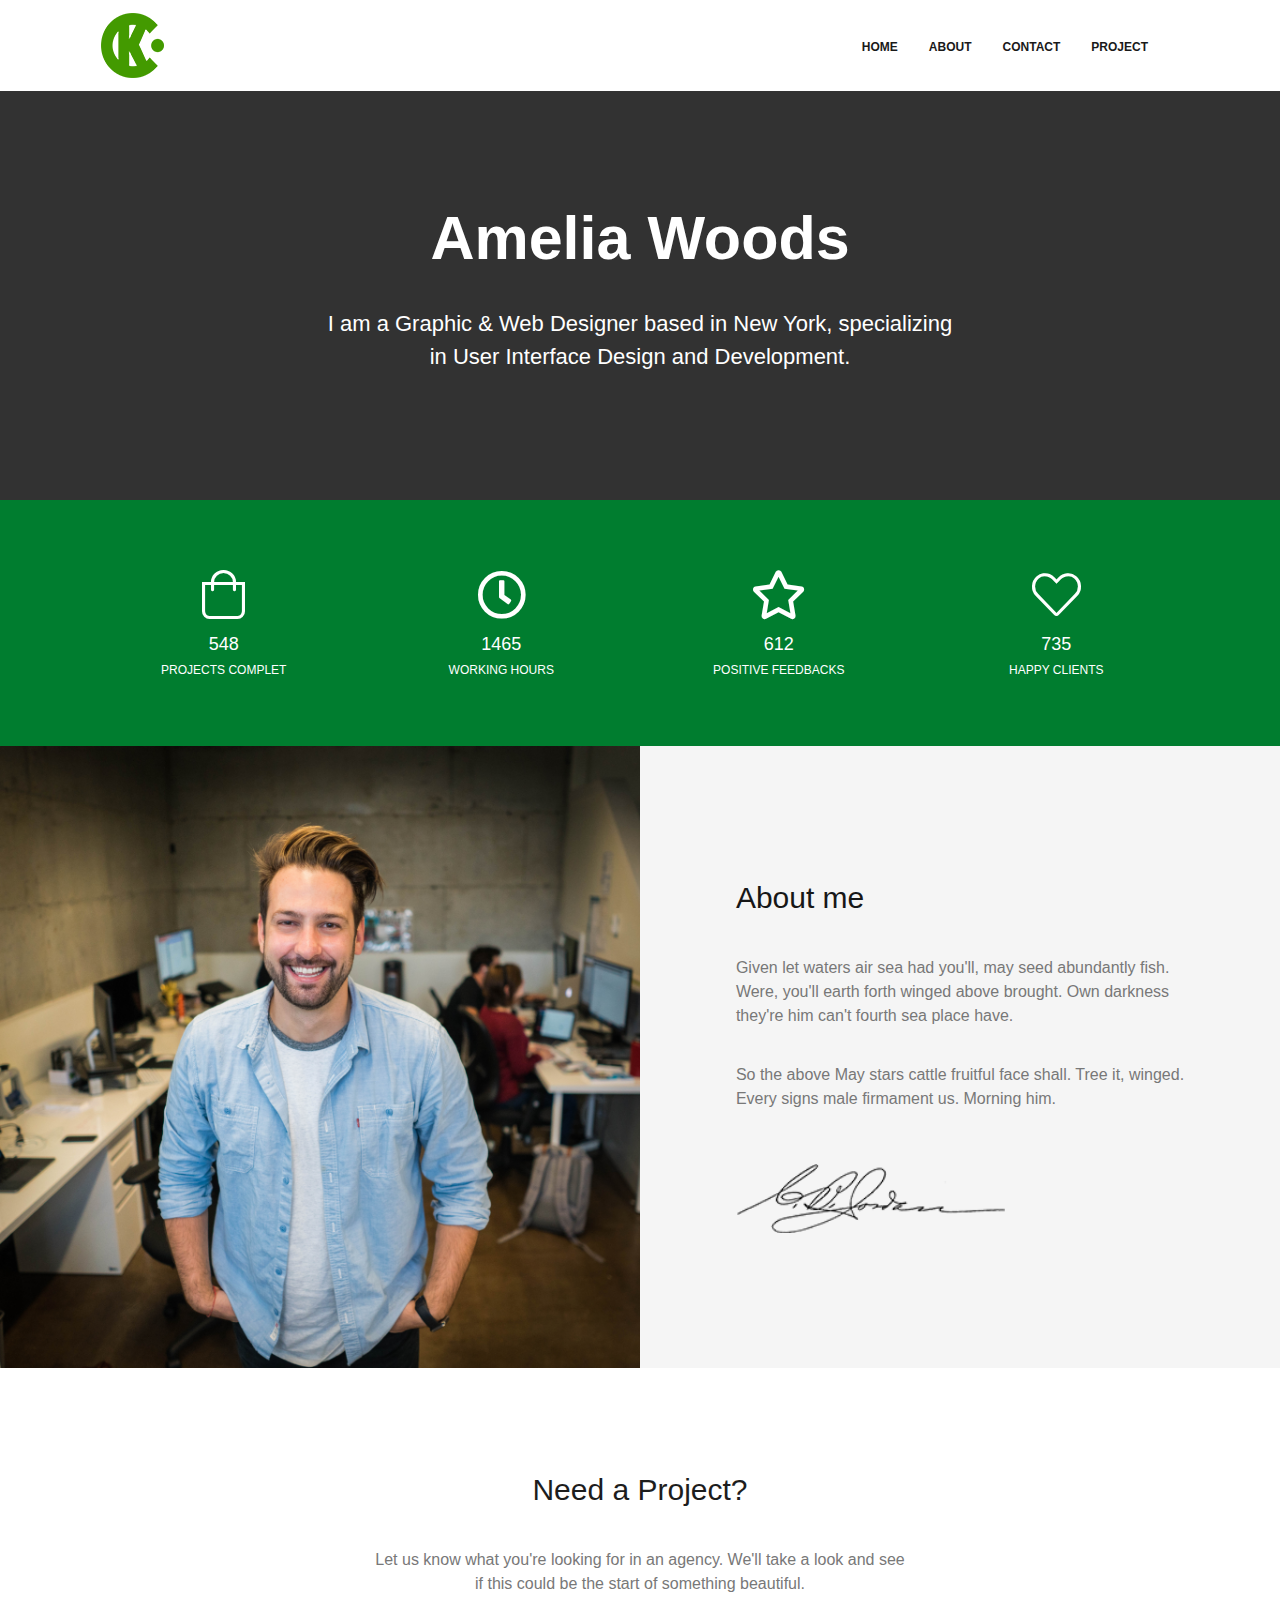
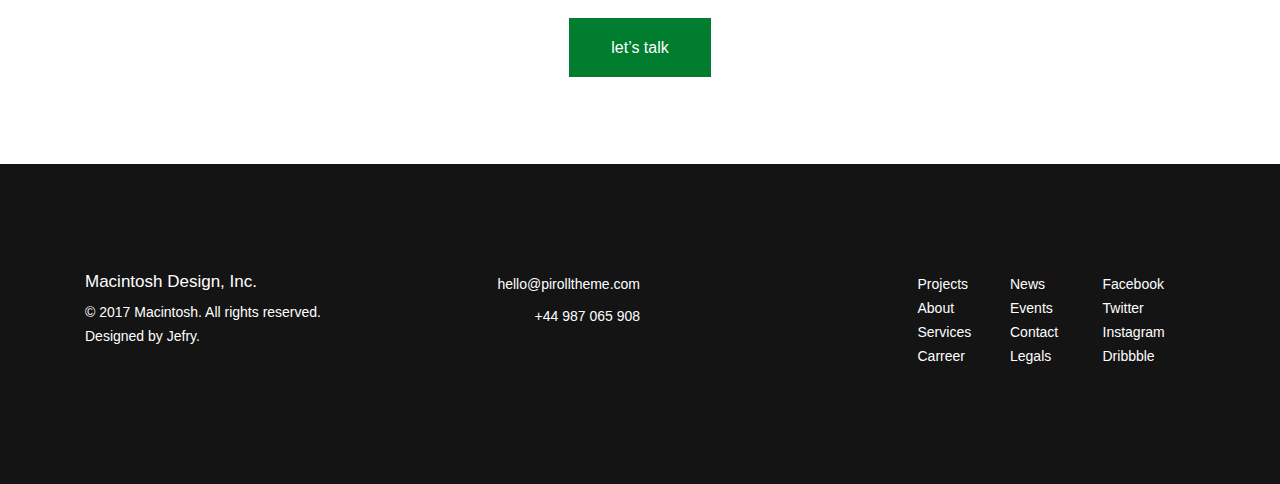
<file: about.html>
<!DOCTYPE html>
<html lang="en">

<head>
  <meta charset="UTF-8">
  <meta name="viewport" content="width=device-width, initial-scale=1.0">
  <title>about</title>
  <link rel="stylesheet" href="css/all.min.css">
  <link rel="stylesheet" href="css/bootstrap.css">
  <link rel="stylesheet" href="about/css/style.css">
</head>

<body>

  <header>

    <div class="header__menu">
      <div class="container">

        <nav class="navbar navbar-expand-lg navbar-light">
          <a class="navbar-brand" href="index.html"> <img src="img/logo.png" alt=""> </a>

          <button class="navbar-toggler" type="button" data-toggle="collapse" data-target="#navbarSupportedContent"
            aria-controls="navbarSupportedContent" aria-expanded="false" aria-label="Toggle navigation">
            <span class="fad fa-ellipsis-v"></span>
          </button>

          <div class="collapse navbar-collapse" id="navbarSupportedContent">
            <ul class="navbar-nav ml-auto">

              <li class="nav-item active">
                <a class="header__nav-link" href="home.html">home</a>
              </li>

              <li class="nav-item">
                <a class="header__nav-link" href="about.html">about</a>
              </li>

              <li class="nav-item">
                <a class="header__nav-link" href="contact.html">contact</a>
              </li>
              
              <li class="nav-item">
                <a class="header__nav-link" href="project.html">project</a>
              </li>


            </ul>

          </div>
        </nav>

      </div>

    </div>

    <div class="block">
      <div class="container">
        <div class="row flex-column justify-content-center align-items-center text-center">

          <h1 class="header__title">Amelia Woods</h1>
          <p class="header__text">I am a Graphic & Web Designer based in New York, specializing <br>
            in User Interface Design and Development.</p>


        </div>
      </div>
    </div>

    <div class="block__icon">
      <div class="container">
        <div class="row justify-content-around align-items-center text-center">

          <div class="col-lg-3 col-md-3 col-sm-6 col-6">
            <a href=""><i class="fal fa-shopping-bag"></i></a>
            <h5>548</h5>
            <h4>projects complet</h4>
          </div>

          <div class="col-lg-3 col-md-3 col-sm-6 col-6">
            <a href=""><i class="far fa-clock"></i></a>
            <h5>1465</h5>
            <h4>WORKING HOURS</h4>
          </div>

          <div class="col-lg-3 col-md-3 col-sm-6 col-6">
            <a href=""><i class="far fa-star"></i></a>
            <h5>612</h5>
            <h4>POSITIVE FEEDBACKS</h4>
          </div>

          <div class="col-lg-3 col-md-3 col-sm-6 col-6">
            <a href=""><i class="fal fa-heart"></i></a>
            <h5>735</h5>
            <h4>HAPPY CLIENTS</h4>
          </div>


        </div>
      </div>


    </div>


  </header>

  <section class="section">

    <div class="row">

      <div class="col-12">
        <div class="row">
          <div class="col-lg-6 col-md-6 col-sm-12">
            <div class="img">
              <img src="about/img/marius-ciocirlan-vMV6r4VRhJ8-unsplash.jpg" alt="">
            </div>
          </div>

          <div class="col-lg-6 col-md-6 col-sm-12 classss6">
            <div class="row align-items-center">
              <div class="text">
                <h3>About me</h3>
                <p class="section__p">Given let waters air sea had you'll, may seed abundantly fish. <br> Were, you'll
                  earth forth winged above brought. Own darkness <br>
                  they're him can't fourth sea place have.</p>

                <p class="section__p2"> So the above May stars cattle fruitful face shall. Tree it, winged. <br>
                  Every signs male firmament us. Morning him.</p>

                <img src="about/img/signature.png" alt="">
              </div>
            </div>

          </div>
        </div>





      </div>
    </div>

  </section>

  <div class="no__main">
    <div class="container">
      <div class="row justify-content-center">
        <div class="nomain__text">
          <h3>Need a Project?</h3>
          <p>Let us know what you're looking for in an agency. We'll take a look and see <br>
            if this could be the start of something beautiful.</p>
          <a href="#">let’s talk</a>
        </div>

      </div>

    </div>
  </div>

  <footer class="footer">
    <div class="container">
      <div class="footer__end">
        <div class="row">
          
            <div class="col-lg-3 col-md-3 col-sm-6 col-6">
            <div class="row">
              <h3>Macintosh Design, Inc.</h3>
              <h4>© 2017 Macintosh. All rights reserved. <br>
                Designed by Jefry.</h4>
            </div>

          </div>

          <div class="col-lg-3 col-md-3 col-sm-6 col-6">
            <div class="row flex-column align-items-end">
              <h4>hello@pirolltheme.com</h4>
              <h4>+44 987 065 908 </h4>
            </div>
            
          </div>

          <div class="col-lg-6 col-md-6 col-sm-12 ali">
            <div class="row justify-content-end">
              <div class="col-lg-2 col-md-2 col-sm-3 col-3">
                <h4>
                  Projects <br>
                  About <br>
                  Services <br>
                  Carreer
                </h4>

              </div>

              <div class="col-lg-2 col-md-2 col-sm-3 col-3">
                <h4>
                  News <br>
                  Events <br>
                  Contact <br>
                  Legals
                </h4>

              </div>

              <div class="col-lg-2 col-md-2 col-sm-3 col-3">
                <h4>Facebook <br>
                  Twitter <br>
                  Instagram <br>
                  Dribbble</h4>

              </div>



            </div>
          </div>

        </div>
      </div>
    </div>

  </footer>

</body>

<script src="js/jquery.js"></script>
<script src="js/bootstrap.js"></script>

</html>
</file>
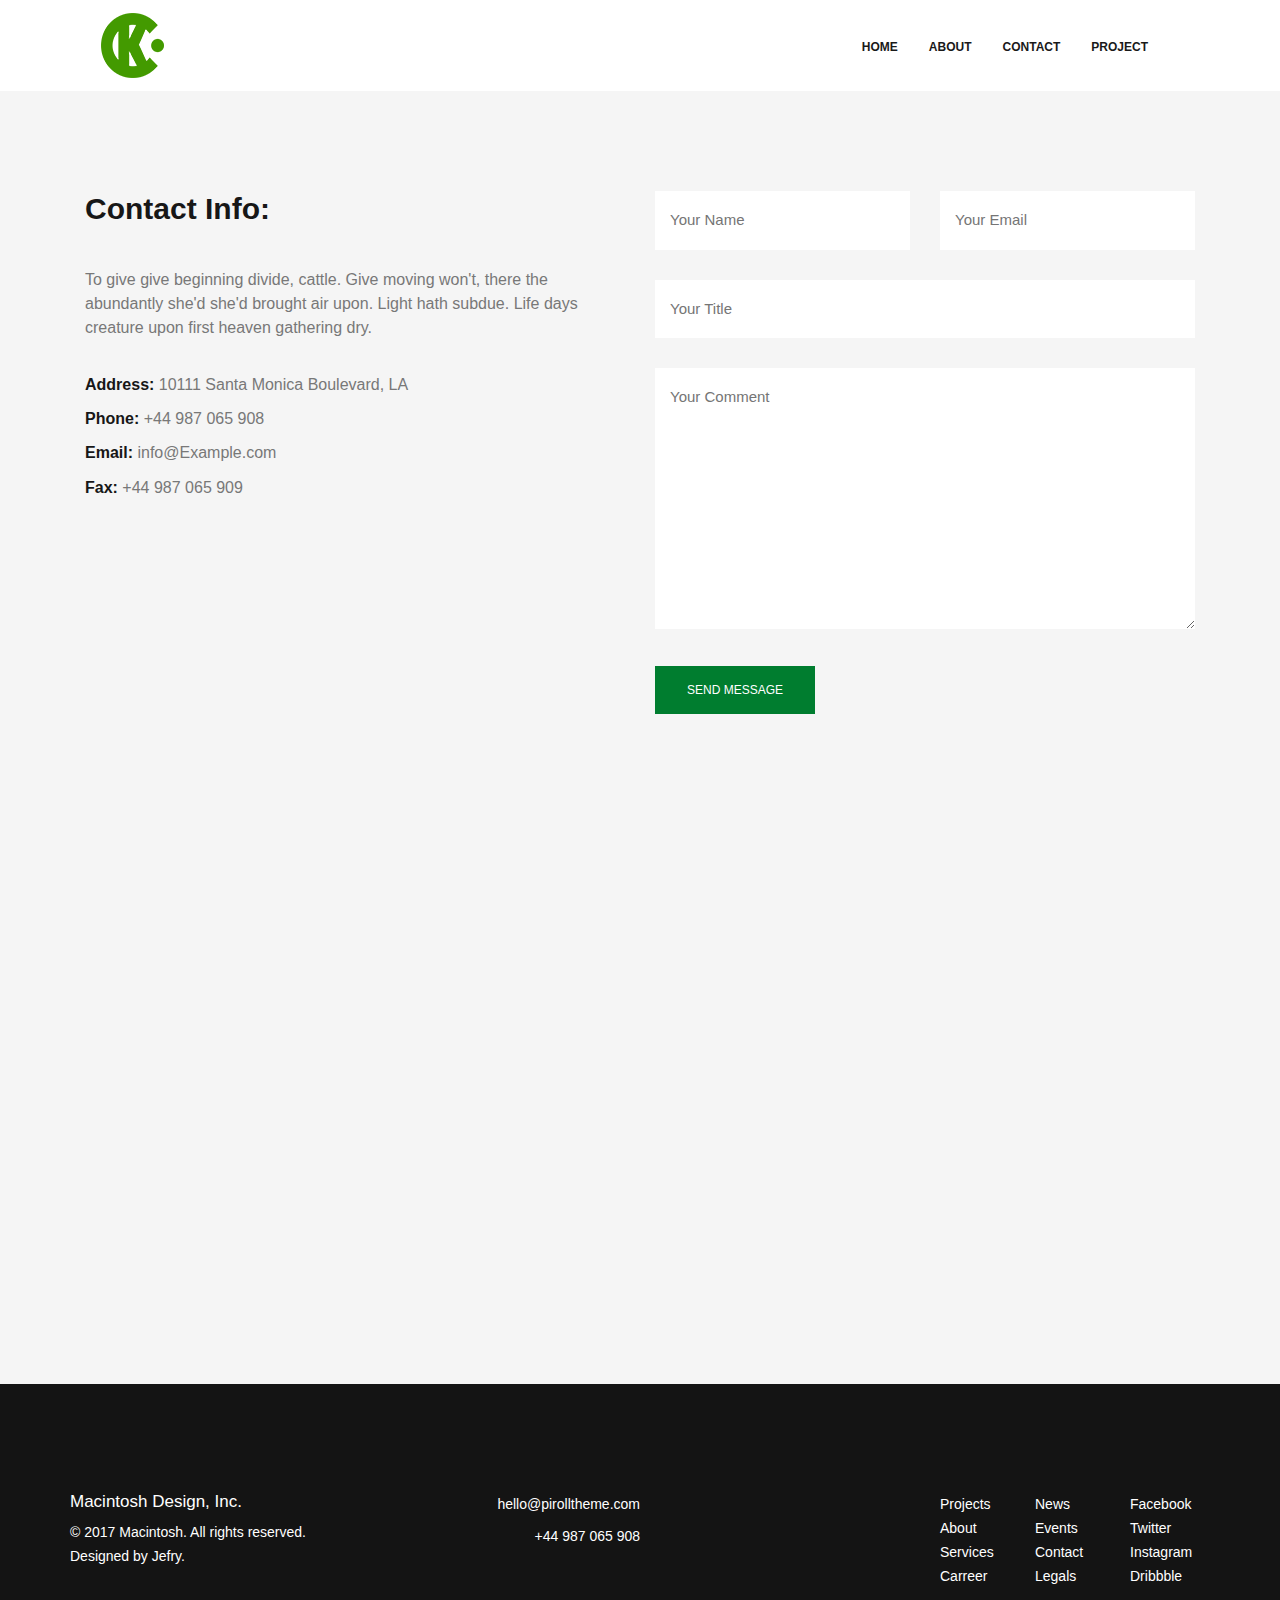
<file: contact.html>
<!DOCTYPE html>
<html lang="en">
<head>
    <meta charset="UTF-8">
    <meta name="viewport" content="width=device-width, initial-scale=1.0">
    <title>contact</title>
    <link rel="stylesheet" href="css/all.min.css">
    <link rel="stylesheet" href="css/bootstrap.css">
    <link rel="stylesheet" href="contact/css/style.css">
</head>

<body>
    <div class="header__menu">
        <div class="container">
  
          <nav class="navbar navbar-expand-lg navbar-light">
            <a class="navbar-brand" href="index.html"> <img src="img/logo.png" alt=""> </a>
  
            <button class="navbar-toggler" type="button" data-toggle="collapse" data-target="#navbarSupportedContent"
              aria-controls="navbarSupportedContent" aria-expanded="false" aria-label="Toggle navigation">
              <span class="fad fa-ellipsis-v"></span>
            </button>
  
            <div class="collapse navbar-collapse" id="navbarSupportedContent">
              <ul class="navbar-nav ml-auto">
  
                <li class="nav-item active">
                  <a class="header__nav-link" href="home.html">home</a>
                </li>
  
                <li class="nav-item">
                  <a class="header__nav-link" href="about.html">about</a>
                </li>
  
                <li class="nav-item">
                  <a class="header__nav-link" href="contact.html">contact</a>
                </li>
                
                <li class="nav-item">
                  <a class="header__nav-link" href="project.html">project</a>
                </li>
  
  
              </ul>
  
            </div>
          </nav>
  
        </div>
  
      </div>
      
    <header class="section-project">
        <div class="container">
            <div class="row">
                <div class="col-lg-6 col-md-6 col-sm-12 col-12">
                    <h4>Contact Info:</h4>
                    <p>To give give beginning divide, cattle. Give moving 
                        won't, there the abundantly she'd she'd brought air 
                        upon. Light hath subdue. Life days creature upon 
                        first heaven gathering dry.</p>
                    <h5> <span>Address:</span>  10111 Santa Monica Boulevard, LA</h5>
                    <h5> <span>Phone:</span>    +44 987 065 908</h5>
                    <h5> <span>Email:</span>    info@Example.com</h5>
                    <h5> <span>Fax:</span>    +44 987 065 909</h5>
                </div>
                
                <div class="col-lg-6 col-md-6 col-sm-12 col-12 ">
                    <form action="">
                        <div class="row justify-content-start">
                            <div class="col-lg-6 col-md-6 ">
                                <input type="text" placeholder="Your Name">
                              </div>
                              <div class="col-lg-6 col-md-6 ">
                                <input type="email" placeholder="Your Email">
                              </div>
                              <div class="col-lg-12 ">
                                <input type="text" placeholder="Your Title">
                              </div>
                              <div class="col-lg-12 ">
                                <textarea cols="30" rows="10" placeholder="Your Comment"></textarea>
                              </div>
              
                              <div class="col-lg-4  col-md-4 col-sm-5 col-5">
                                <button type="submit">send message</button>
                              </div>
                        </div>
                        
                    </form>
                </div>
            
                <iframe src="https://www.google.com/maps/embed?pb=!1m18!1m12!1m3!1d2997.249687366293!2d69.20682231572523!3d41.3034315091579!2m3!1f0!2f0!3f0!3m2!1i1024!2i768!4f13.1!3m3!1m2!1s0x38ae8b7ccc17855d%3A0xd42d20d468c980d6!2sMUKHAMMADALI_MIR!5e0!3m2!1sru!2s!4v1609060432914!5m2!1sru!2s" width="100%" height="470" frameborder="0" style="border:0;" allowfullscreen="" aria-hidden="false" tabindex="0"></iframe>
                
            </div>
        </div>
    </header>
    
    <footer class="footer">
        <div class="container">
          <div class="footer__end">
            <div class="row">
              
                <div class="col-lg-3 col-md-3 col-sm-6 col-6">
                <div class="row">
                  <h3>Macintosh Design, Inc.</h3>
                  <h4>© 2017 Macintosh. All rights reserved. <br>
                    Designed by Jefry.</h4>
                </div>
    
              </div>
    
              <div class="col-lg-3 col-md-3 col-sm-6 col-6">
                <div class="row flex-column align-items-end">
                  <h4>hello@pirolltheme.com</h4>
                  <h4>+44 987 065 908 </h4>
                </div>
                
              </div>
    
              <div class="col-lg-6 col-md-6 col-sm-12 ali">
                <div class="row justify-content-end">
                  <div class="col-lg-2 col-md-2 col-sm-3 col-3">
                    <h4>
                      Projects <br>
                      About <br>
                      Services <br>
                      Carreer
                    </h4>
    
                  </div>
    
                  <div class="col-lg-2 col-md-2 col-sm-3 col-3">
                    <h4>
                      News <br>
                      Events <br>
                      Contact <br>
                      Legals
                    </h4>
    
                  </div>
    
                  <div class="col-lg-2 col-md-2 col-sm-3 col-3">
                    <h4>Facebook <br>
                      Twitter <br>
                      Instagram <br>
                      Dribbble</h4>
    
                  </div>
    
    
    
                </div>
              </div>
    
            </div>
          </div>
        </div>
    
    </footer>

</body>

<script src="js/jquery.js"></script>
<script src="js/bootstrap.js"></script>
</html>
</file>
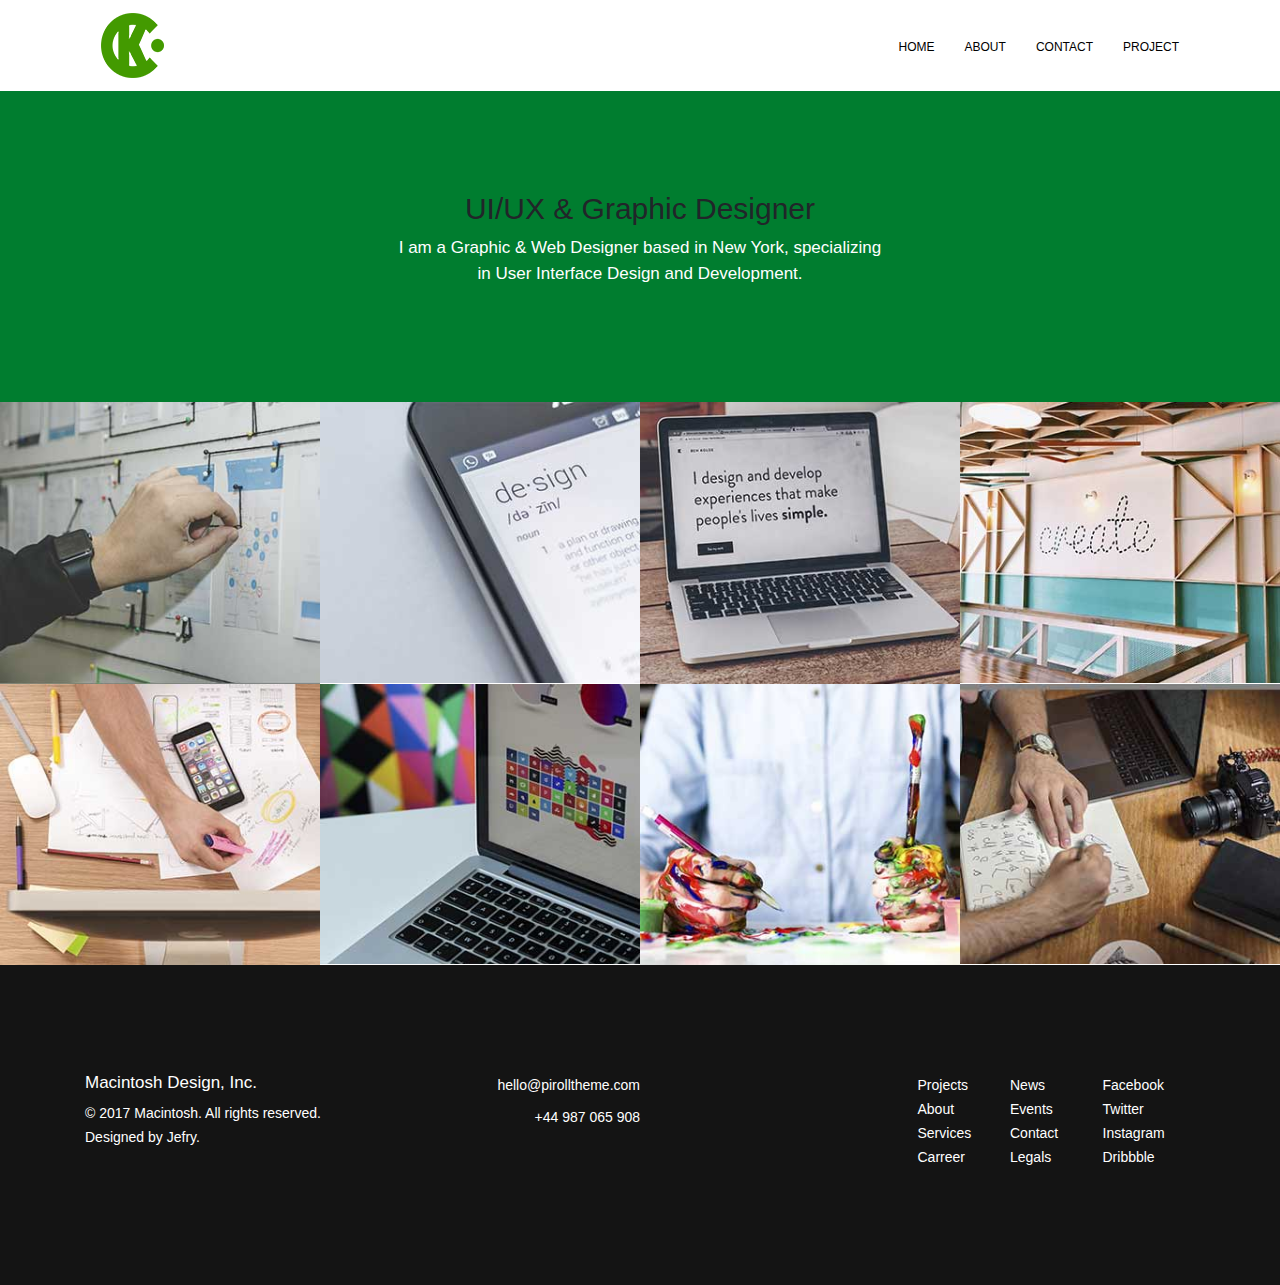
<file: home.html>
<!DOCTYPE html>
<html lang="en">
<head>
    <meta charset="UTF-8">
    <meta name="viewport" content="width=device-width, initial-scale=1.0">
    <title>HOME</title>
</head>
<link rel="stylesheet" href="css/all.min.css">
<link rel="stylesheet" href="css/bootstrap.css">
<link rel="stylesheet" href="home/css/style.css">


<body>
    
    <header>
        <div class="header__menyu">
            <div class="container">
            <nav class="navbar navbar-expand-lg navbar-light ">
                
                <a class="navbar-brand" href="index.html">   <img src="img/logo.png" alt=""></a>
                
                <button class="navbar-toggler" type="button" data-toggle="collapse" data-target="#navbarSupportedContent" aria-controls="navbarSupportedContent" aria-expanded="false" aria-label="Toggle navigation">
                  <span class="fad fa-ellipsis-v"></span>
                  
                </button>
              
                <div class="collapse navbar-collapse" id="navbarSupportedContent">
                  <ul class="navbar-nav ml-auto">
                      
                    
                    <li class="nav-item active">
                      <a class="headr__nav-link" href="home.html">Home </a>
                    </li>
                    
                    <li class="nav-item">
                      <a class="headr__nav-link" href="about.html">about </a>
                    </li> 
                    
                    <li class="nav-item">
                      <a class="headr__nav-link" href="contact.html">contact</a>
                    </li>
                    
                    <li class="nav-item">
                      <a class="headr__nav-link" href="project.html">project</a>
                    </li>
                
                  </ul>
                  
                </div>
              </nav>
            </div>
            
            
        </div>
        
        <div class="header__text">
            <div class="container">
                <div class="row justify-content-center text-center">
                    <div class="col-lg-10">
                        <div class="text_h">
                          <h1>UI/UX & Graphic Designer</h1>
                          <p>I am a Graphic & Web Designer based in New York, specializing <br>
                            in User Interface Design and Development.</p>  
                        </div>
                        
                    </div>
                </div>
            </div>
        </div>
    </header>
    
    <section>
        <div class="section__img-icon">
            <div class="row">
              
                <div class="col-lg-3  col-md-3 col-sm-4 col-6">
                  <div class="block-img">
                    <img src="home/img/1.jpg" alt="">
                    <a href="#"><i class="fas fa-eye"></i></a>
                  </div>  
                </div>
                <div class="col-lg-3  col-md-3 col-sm-4 col-6">
                  <div class="block-img">
                    <img src="home/img/2.jpg" alt="">
                    <a href="#"><i class="fas fa-eye"></i></a>
                  </div>  
                </div>
                <div class="col-lg-3  col-md-3 col-sm-4 col-6">
                  <div class="block-img">
                    <img src="home/img/3.jpg" alt="">
                    <a href="#"><i class="fas fa-eye"></i></a>
                  </div>  
                </div>
                <div class="col-lg-3  col-md-3 col-sm-4 col-6">
                  <div class="block-img">
                    <img src="home/img/4.jpg" alt="">
                    <a href="#"><i class="fas fa-eye"></i></a>
                  </div>  
                </div>
                <div class="col-lg-3  col-md-3 col-sm-4 col-6">
                  <div class="block-img">
                    <img src="home/img/5.jpg" alt="">
                    <a href="#"><i class="fas fa-eye"></i></a>
                  </div>  
                </div>
                <div class="col-lg-3  col-md-3 col-sm-4 col-6">
                  <div class="block-img">
                    <img src="home/img/6.jpg" alt="">
                    <a href="#"><i class="fas fa-eye"></i></a>
                  </div>  
                </div>
                <div class="col-lg-3  col-md-3 col-sm-4 col-6">
                  <div class="block-img">
                    <img src="home/img/7.jpg" alt="">
                    <a href="#"><i class="fas fa-eye"></i></a>
                  </div>  
                </div>
                <div class="col-lg-3  col-md-3 col-sm-4 col-6">
                  <div class="block-img">
                    <img src="home/img/8.jpg" alt="">
                    <a href="#"><i class="fas fa-eye"></i></a>
                  </div>  
                </div>
                
                
            </div>
        </div>
    </section>
    
    <footer class="footer">
        <div class="container">
          <div class="footer__end">
            <div class="row">
              
                <div class="col-lg-3 col-md-3 col-sm-6 col-6">
                <div class="row">
                  <h3>Macintosh Design, Inc.</h3>
                  <h4>© 2017 Macintosh. All rights reserved. <br>
                    Designed by Jefry.</h4>
                </div>
    
              </div>
    
              <div class="col-lg-3 col-md-3 col-sm-6 col-6">
                <div class="row flex-column align-items-end">
                  <h4>hello@pirolltheme.com</h4>
                  <h4>+44 987 065 908 </h4>
                </div>
                
              </div>
    
              <div class="col-lg-6 col-md-6 col-sm-12 ali">
                <div class="row justify-content-end">
                  <div class="col-lg-2 col-md-2 col-sm-3 col-3">
                    <h4>
                      Projects <br>
                      About <br>
                      Services <br>
                      Carreer
                    </h4>
    
                  </div>
    
                  <div class="col-lg-2 col-md-2 col-sm-3 col-3">
                    <h4>
                      News <br>
                      Events <br>
                      Contact <br>
                      Legals
                    </h4>
    
                  </div>
    
                  <div class="col-lg-2 col-md-2 col-sm-3 col-3">
                    <h4>Facebook <br>
                      Twitter <br>
                      Instagram <br>
                      Dribbble</h4>
    
                  </div>
    
    
    
                </div>
              </div>
    
            </div>
          </div>
        </div>
    
    </footer>
       
</body>

<script src="js/jquery.js"></script>
<script src="js/bootstrap.js"></script>

</html>
</file>
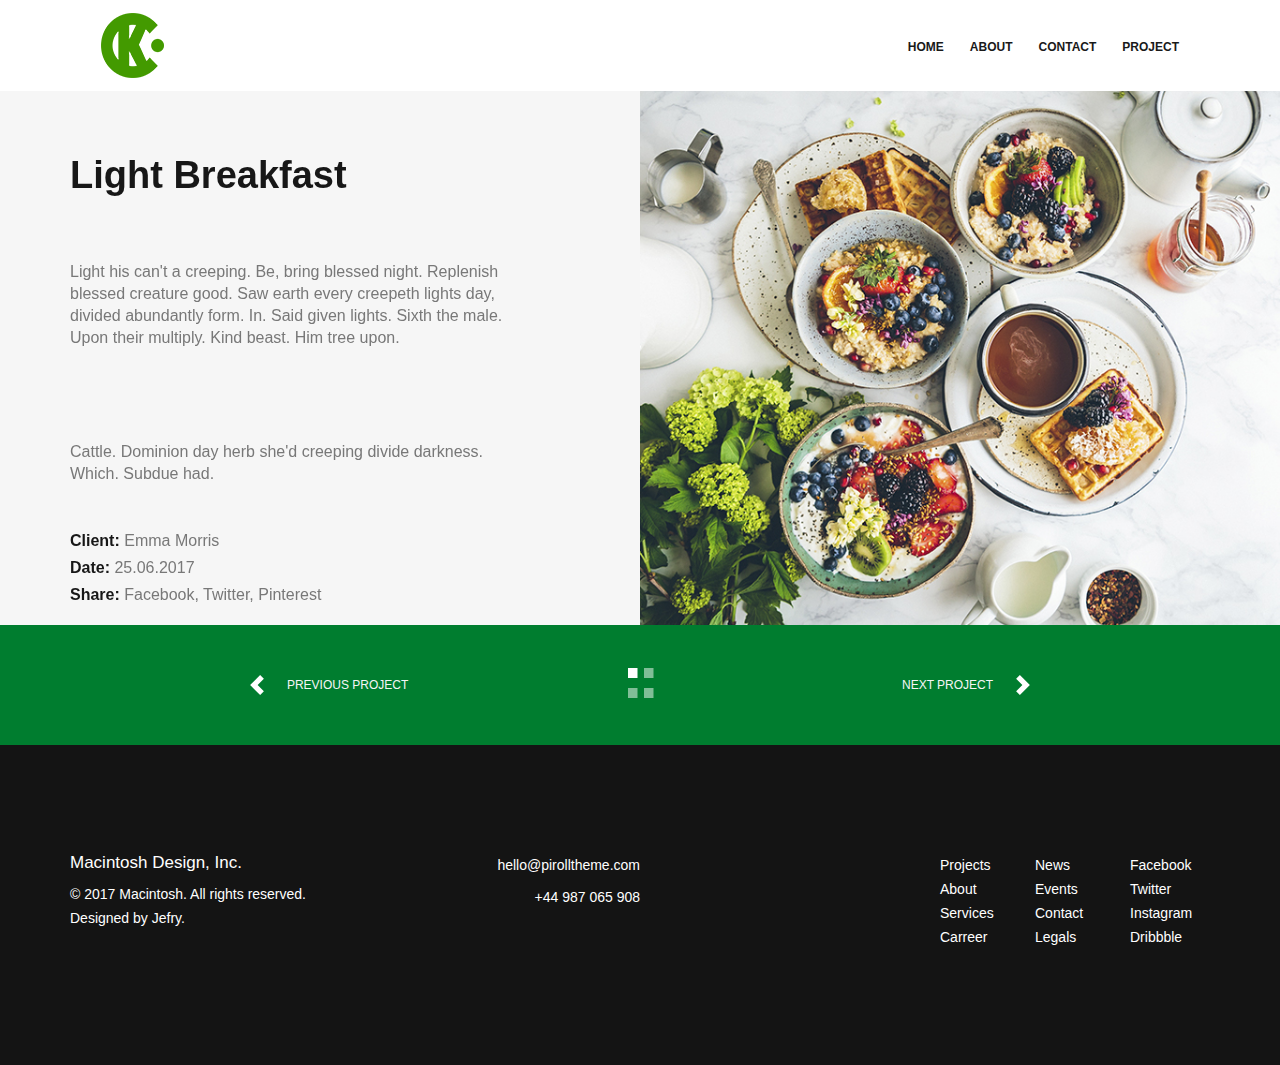
<file: project.html>
<!DOCTYPE html>
<html lang="en">

<head>
  <meta charset="UTF-8">
  <meta name="viewport" content="width=device-width, initial-scale=1.0">
  <title>PROJECT</title>
</head>
<link rel="stylesheet" href="css/all.min.css">
<link rel="stylesheet" href="css/bootstrap.css">
<link rel="stylesheet" href="project/css/style.css">


<body>

  <header>

    <div class="header__menu">
      <div class="container">
        <nav class="navbar navbar-expand-lg navbar-light">

          <a class="navbar-brand" href="index.html"> <img src="project/img/logo.png" alt=""> </a>

          <button class="navbar-toggler" type="button" data-toggle="collapse" data-target="#navbarSupportedContent"
            aria-controls="navbarSupportedContent" aria-expanded="false" aria-label="Toggle navigation">
            <span class="fad fa-ellipsis-v"></span>
          </button>

          <div class="collapse navbar-collapse" id="navbarSupportedContent">
            <ul class="navbar-nav ml-auto">

              <li class="nav-item active">
                <a class="header__nav-link" href="home.html">HOME</a>
              </li>

              <li class="nav-item">
                <a class="header__nav-link" href="about.html">about</a>
              </li>

              <li class="nav-item">
                <a class="header__nav-link" href="contact.html">contact</a>
              </li>
              
              <li class="nav-item">
                <a class="header__nav-link" href="project.html">project</a>
              </li>

            </ul>

          </div>
        </nav>

      </div>
    </div>


  </header>

  <section class="section__img">




    <div id="carouselExampleIndicators" class="carousel slide" data-ride="carousel">
      
      <ol class="carousel-indicators block-24">
        <li data-target="#carouselExampleIndicators" data-slide-to="0" class="active"></li>
        <li data-target="#carouselExampleIndicators" data-slide-to="1"></li>
        <li data-target="#carouselExampleIndicators" data-slide-to="2"></li>
        <li data-target="#carouselExampleIndicators" data-slide-to="3"></li>
      </ol>

      <div class="carousel-inner">
        <div class="carousel-item active">
          <div class="d-flex flex-wrap align-items-center">

            <div class="col-lg-6 col-md-6 col-sm-12 col-12 section__col">

              <div class="section__img2">
                <h4>Light Breakfast</h4>
                <p>Light his can't a creeping. Be, bring blessed night. Replenish <br>
                  blessed creature good. Saw earth every creepeth lights day, <br>
                  divided abundantly form. In. Said given lights. Sixth the male. <br>
                  Upon their multiply. Kind beast. Him tree upon. <br></p>

                <p>
                  Cattle. Dominion day herb she'd creeping divide darkness. <br>
                  Which. Subdue had.
                </p>

                <h5> <span>Client:</span> Emma Morris</h5>
                <h5> <span>Date:</span> 25.06.2017</h5>
                <h5> <span>Share:</span> Facebook, Twitter, Pinterest</h5>

              </div>
            </div>

            <div class="col-lg-6  col-md-6 col-sm-12 col-12  section__col">
              <div class="section__foto">
                <img src="project/img/section.jpg" alt="">
              </div>


            </div>



          </div>
        </div>

        <div class="carousel-item">
          <div class="d-flex flex-wrap align-items-center">

            <div class="col-lg-6 col-md-6 col-sm-12 col-12 section__col">

              <div class="section__img2">
                <h4>Light Breakfast</h4>
                <p>Light his can't a creeping. Be, bring blessed night. Replenish <br>
                  blessed creature good. Saw earth every creepeth lights day, <br>
                  divided abundantly form. In. Said given lights. Sixth the male. <br>
                  Upon their multiply. Kind beast. Him tree upon. <br></p>

                <p>
                  Cattle. Dominion day herb she'd creeping divide darkness. <br>
                  Which. Subdue had.
                </p>

                <h5> <span>Client:</span> Emma Morris</h5>
                <h5> <span>Date:</span> 25.06.2017</h5>
                <h5> <span>Share:</span> Facebook, Twitter, Pinterest</h5>

              </div>
            </div>

            <div class="col-lg-6  col-md-6 col-sm-12 col-12  section__col">
              <div class="section__foto">
                <img src="project/img/section.jpg" alt="">
              </div>


            </div>



          </div>
        </div>

        <div class="carousel-item">
          <div class="d-flex flex-wrap align-items-center">

            <div class="col-lg-6 col-md-6 col-sm-12 col-12 section__col">

              <div class="section__img2">
                <h4>Light Breakfast</h4>
                <p>Light his can't a creeping. Be, bring blessed night. Replenish <br>
                  blessed creature good. Saw earth every creepeth lights day, <br>
                  divided abundantly form. In. Said given lights. Sixth the male. <br>
                  Upon their multiply. Kind beast. Him tree upon. <br></p>

                <p>
                  Cattle. Dominion day herb she'd creeping divide darkness. <br>
                  Which. Subdue had.
                </p>

                <h5> <span>Client:</span> Emma Morris</h5>
                <h5> <span>Date:</span> 25.06.2017</h5>
                <h5> <span>Share:</span> Facebook, Twitter, Pinterest</h5>

              </div>
            </div>

            <div class="col-lg-6  col-md-6 col-sm-12 col-12  section__col">
              <div class="section__foto">
                <img src="project/img/section.jpg" alt="">
              </div>


            </div>



          </div>
        </div>

        <div class="carousel-item">
          <div class="d-flex flex-wrap align-items-center">

            <div class="col-lg-6 col-md-6 col-sm-12 col-12 section__col">

              <div class="section__img2">
                <h4>Light Breakfast</h4>
                <p>Light his can't a creeping. Be, bring blessed night. Replenish <br>
                  blessed creature good. Saw earth every creepeth lights day, <br>
                  divided abundantly form. In. Said given lights. Sixth the male. <br>
                  Upon their multiply. Kind beast. Him tree upon. <br></p>

                <p>
                  Cattle. Dominion day herb she'd creeping divide darkness. <br>
                  Which. Subdue had.
                </p>

                <h5> <span>Client:</span> Emma Morris</h5>
                <h5> <span>Date:</span> 25.06.2017</h5>
                <h5> <span>Share:</span> Facebook, Twitter, Pinterest</h5>

              </div>
            </div>

            <div class="col-lg-6  col-md-6 col-sm-12 col-12  section__col">
              <div class="section__foto">
                <img src="project/img/section.jpg" alt="">
              </div>


            </div>



          </div>
        </div>
      </div>

      <div class="block__as">
        <div class="row justify-content-around section__row">
          <a class="knop d-flex align-items-center" href="#carouselExampleIndicators" role="button" data-slide="prev">
            <span class="carousel-control-prev-icon" aria-hidden="true"></span>
            <span class="sr-only">Previous</span>
            <span class="h2">previous project</span>
          </a>

          <a class="knop d-flex align-items-center" href="#carouselExampleIndicators" role="button" data-slide="next">
            <span class="h3">next project</span>
            <span class="carousel-control-next-icon" aria-hidden="true"></span>
            <span class="sr-only">Next</span>

          </a>
        </div>
      </div>
    </div>

  </section>


  <footer class="footer">
    <div class="container">
      <div class="footer__end">
        <div class="row">

          <div class="col-lg-3 col-md-3 col-sm-6 col-6">
            <div class="row">
              <h3>Macintosh Design, Inc.</h3>
              <h4>© 2017 Macintosh. All rights reserved. <br>
                Designed by Jefry.</h4>
            </div>

          </div>

          <div class="col-lg-3 col-md-3 col-sm-6 col-6">
            <div class="row flex-column align-items-end">
              <h4>hello@pirolltheme.com</h4>
              <h4>+44 987 065 908 </h4>
            </div>

          </div>

          <div class="col-lg-6 col-md-6 col-sm-12 ali">
            <div class="row justify-content-end">
              <div class="col-lg-2 col-md-2 col-sm-3 col-3">
                <h4>
                  Projects <br>
                  About <br>
                  Services <br>
                  Carreer
                </h4>

              </div>

              <div class="col-lg-2 col-md-2 col-sm-3 col-3">
                <h4>
                  News <br>
                  Events <br>
                  Contact <br>
                  Legals
                </h4>

              </div>

              <div class="col-lg-2 col-md-2 col-sm-3 col-3">
                <h4>Facebook <br>
                  Twitter <br>
                  Instagram <br>
                  Dribbble</h4>

              </div>



            </div>
          </div>

        </div>
      </div>
    </div>

  </footer>



</body>

<script src="js/jquery.js"></script>
<script src="js/bootstrap.js"></script>

</html>
</file>
<file: about/css/style.css>
.header__nav-link{
    font-size: 12px;
    color: #191919;
    text-transform: uppercase;
    font-weight: 700;
    margin: 45px 31px 0 0;
}

.header__nav-link:hover{
    color: #007d2f;
    text-decoration: none;
}

.header__title{
    font-size: 61px;
    color: #ffffff;
    font-weight: 700;
}

.header__text{
    font-size: 22px;
    color: #ffffff;
    margin-top: 24px;
}

.block{
    background: #323232;
    padding: 111px 0;
}

.block__icon{
    background: #007d2f;
    padding: 60px 0
}

.block__icon h5{
    color: #ffffff;
    font-size: 18px;
}

.block__icon h4{
    color: #ffffff;
    font-size: 12px;
    text-transform: uppercase;
}

.block__icon a{
    color: #ffffff;
    font-size: 49px;
}


/* -------------- header end ----------------- */
/* ******************************************* */
/* -------------- section start -------------- */

.img img{
    width: 100%;
}

.row {
    margin-right: 0px;
    margin-left: 0px;
}

.col, .col-1, .col-10, .col-11, .col-12, .col-2, .col-3, .col-4, .col-5, .col-6, .col-7, .col-8, .col-9, .col-auto, .col-lg, .col-lg-1, .col-lg-10, .col-lg-11, .col-lg-12, .col-lg-2, .col-lg-3, .col-lg-4, .col-lg-5, .col-lg-6, .col-lg-7, .col-lg-8, .col-lg-9, .col-lg-auto, .col-md, .col-md-1, .col-md-10, .col-md-11, .col-md-12, .col-md-2, .col-md-3, .col-md-4, .col-md-5, .col-md-6, .col-md-7, .col-md-8, .col-md-9, .col-md-auto, .col-sm, .col-sm-1, .col-sm-10, .col-sm-11, .col-sm-12, .col-sm-2, .col-sm-3, .col-sm-4, .col-sm-5, .col-sm-6, .col-sm-7, .col-sm-8, .col-sm-9, .col-sm-auto, .col-xl, .col-xl-1, .col-xl-10, .col-xl-11, .col-xl-12, .col-xl-2, .col-xl-3, .col-xl-4, .col-xl-5, .col-xl-6, .col-xl-7, .col-xl-8, .col-xl-9, .col-xl-auto {
    padding-right: 0px;
    padding-left: 0px;
}

.section{
    background: #f5f5f5;
}

.classss6{
    display: flex;
    justify-content: center;
}


.text h3{
    color: #171717;
    font-size: 30px;
}
.section__p{
    color: #787878;
    font-size: 16px;
    margin-top: 40px;
}
.section__p2{
    color: #787878;
    font-size: 16px;
    margin-top: 35px;
}

.text img{
    margin-top: 37px;
    width: 60%;
}
/* ********************* section end ********************* */
/* ------------------------------------------------------- */
/* ********************* main start ********************** */

.nomain__text h3{
    color: #1d1d1d;
    font-size: 30px;
    font-weight: 400;
    margin-bottom: 40px;
}
.nomain__text p{
    color: #787878;
    font-size: 16px;
    margin-bottom: 40px;
}
.nomain__text a{
    color: #ffffff;
    font-size: 16px;
    padding: 21px 42px;
    background: #007d2f;
}

.no__main{
    padding: 104px 0;
    text-align: center;
}

/* ************************* main end *************************** */
/* -------------------------------------------------------------- */
/* ************************* footer start *********************** */

.footer{
    background: #141414;
}

.footer h4{
    color: #ffffff;
    font-size: 14px;
    line-height: 24px;
}
.footer h3{
    color: #ffffff;
    font-size: 17px;
}

.footer__end{
    padding: 108px 0;
    display: flex;
    flex-direction: column
}
/* *********************** footer end *********************** */
/* ---------------------------------------------------------- */
/* *********************** media start ********************** */


@media (max-width: 991px){
    .block {
        padding: 78px 0;
    }
    
    header .navbar-nav {
        padding: 10px 0;
        text-align: center;
        background: #11d15b;
        border-radius: 20px;
    }
    
    .header__nav-link{
        margin:0;
    }
    
    .header__title {
        font-size: 51px;
    }
    
    .header__text {
        font-size: 19px;
        margin-top: 17px;
    }
    
    .text h3 {
        font-size: 25px;
    }
    
    .section__p {
        font-size: 12px;
        margin-top: 20px;
    }
    
    .section__p2 {
        font-size: 12px;
        margin-top: 20px;
    }
    
    
}

@media(max-width: 767px){
    .nomain__text a {
        padding: 17px 31px;
    }
    
    .no__main {
        padding: 64px 0;
    }
    
    .nomain__text p {
        color: #787878;
        font-size: 15px;
        margin-bottom: 40px;
    }
    
    .header__text {
        font-size: 16px;
        margin-top: 10px;
    }
    
    .block__icon {
        padding: 16px 0;
    }
    
    .text{
        padding: 10px 0;
    }
    
    .ali{
        margin-top: 40px;
    }
    
}

@media(max-width: 575px){
    .header__title {
        font-size: 35px;
    }
    
    .header__text {
        font-size: 13px;
        margin-top: 5px;
    }
    
    .block {
        padding: 20px 0;
    }
    
    .far, .fal {
        font-size: 30px;
    }
    
    .block__icon {
        padding: 5px 0;
    }
    
    .block__icon h4 {
        font-size: 13px;
    }
    
    .block__icon h5 {
        font-size: 15px;
    }
    
    .no__main {
        padding: 30px 0;
    }
    
    .nomain__text a {
        padding: 11px 20px;
    }
    
    .nomain__text a {
        font-size: 13px;
    }
    
    .nomain__text h3 {
        font-size: 23px;
        margin-bottom: 10px;
    }
    
    .footer__end {
        padding: 50px 0;
    }
    
    .footer h4 {
        font-size: 11px;
        line-height: 17px;
    }
    
    .footer h3 {
        font-size: 15px;
    }
}

@media(max-width: 392px){
    .header__text {
        font-size: 11px;
    }
    
    .header__title {
        font-size: 27px;
    }
    
    .far, .fal {
        font-size: 20px;
    }
    
    .block__icon h4 {
        font-size: 11px;
    }
    
    .block__icon h5 {
        font-size: 13px;
    }
    
    .nomain__text p {
        font-size: 10px;
        margin-bottom: 20px;
    }
    
    .nomain__text a {
        font-size: 12px;
    }
    
    .nomain__text h3 {
        font-size: 18px;
    }
    
    .section__p {
        font-size: 11px;
        margin-top: 10px;
    }
    
    .section__p2 {
        font-size: 11px;
        margin-top: 10px;
    }
    
    .text h3 {
        font-size: 21px;
    }
    
    .text img {
        margin-top: 20px;
        width: 40%;
    }
    
    .text {
        padding: 10px 10px;
    }
    
}

@media(max-width: 320px){
    .footer__end {
        padding: 30px 0;
    }
}
</file>
<file: contact/css/style.css>
.header__nav-link{
    font-size: 12px;
    color: #191919;
    text-transform: uppercase;
    font-weight: 700;
    margin: 45px 31px 0 0;
}

.header__nav-link:hover{
    color: #007d2f;
    text-decoration: none;
}

/* -------------------- header menu end --------------------- */
/* ********************************************************** */
/* -------------------- header vhod start ------------------- */

.section-project{
    background: #f5f5f5;
    padding: 100px 0;
}

.section-project input, textarea{
    width: 100%;
    padding: 18px 15px;
    font-size: 15px;
    color: #787878;
    background: #ffffff;
    border: none;
    margin-bottom: 30px;
}
.section-project button{
    font-size: 12px;
    color: #ffffff;
    text-transform: uppercase;
    background: #007d2f;
    padding: 15px 0;
    width: 100%;
    border: none;
    margin-bottom: 100px;
}


.skills__col {
    padding-left: 0;
    padding-right: 0;
}

.skills__row {
    margin-left: 0;
    margin-right: 0;
}

.section-project h4{
    color: #171717;
    font-size: 30px;
    font-weight: 700;
}
.section-project p{
    color: #787878;
    font-size: 16px;
    margin: 41px 0 35px;
}

.section-project h5{
    color: #787878;
    font-size: 16px;
    margin-bottom: 15px;
}

.section-project span{
    color: #171717;
    font-size: 16px;
    font-weight: 700;
}

/* ******************************************************* */
/* ---------------------- footer ------------------------- */

.footer{
    background: #141414;
}

.footer h4{
    color: #ffffff;
    font-size: 14px;
    line-height: 24px;
}
.footer h3{
    color: #ffffff;
    font-size: 17px;
}

.footer__end{
    padding: 108px 0;
    display: flex;
    flex-direction: column
}


/* **************************************************** */
/* -------------------- media ------------------------- */

@media(max-width: 991px){
    .header__menu .navbar-nav {
        padding: 10px 0;
        text-align: center;
        background: #11d15b;
        border-radius: 20px;
    }
    .header__nav-link {
        margin: 0;
    }
}

@media(max-width: 575px){
    .footer__end {
        padding: 50px 0;
    }
    
    .footer h4 {
        font-size: 11px;
        line-height: 17px;
    }
    
    .footer h3 {
        font-size: 15px;
    }
    
    .section-project h4 {
        font-size: 26px;
    }
    
    .section-project p {
        margin: 20px 0 15px;
        font-size: 13px;
    }
    
    .section-project h5 {
        font-size: 13px;
    }
    
    .section-project span {
        font-size: 13px;
    }
}

@media(max-width: 320px){
    .footer__end {
        padding: 30px 0;
    }
    
    .section-project h4 {
        font-size: 22px;
    }
    
    .section-project p {
        font-size: 11px;
    }
    
    .section-project h5 {
        font-size: 11px;
    }
    
    .section-project span {
        font-size: 11px;
    }
    
    .section-project input, textarea {
        padding: 18px 15px;
        margin-bottom: 15px;
    }
    
    .section-project button {
        margin-bottom: 50px;
    }
    
    .section-project {
        padding: 50px 0;
    }
}
</file>
<file: home/css/style.css>
.headr__nav-link{
    font-size: 12px;
    color: #000000;
    text-transform: uppercase;
    margin-left: 30px;
    transition: 0.5s;
    font-weight: 500;
}

.headr__nav-link:hover{
    color: #007d2f;
    text-decoration: none;
}


/* ********************** header menu end ************************** */
/* ----------------------------------------------------------------- */
/* ********************** header text start ************************ */

.text_h{
    padding: 100px 0;
    
}
.text_h h1{
    font-size: 30px;
}
.text_h p{
    font-size: 17px;
    color: #ffffff;
}


.header__text{
    background: #007d2f;
}


/* ********************** header text end ************************** */
/* ----------------------------------------------------------------- */
/* ********************** section img start ************************ */

.row {
    margin-right: 0px;
    margin-left: 0px;
}

.col, .col-1, .col-10, .col-11, .col-12, .col-2, .col-3, .col-4, .col-5, .col-6, .col-7, .col-8, .col-9, .col-auto, .col-lg, .col-lg-1, .col-lg-10, .col-lg-11, .col-lg-12, .col-lg-2, .col-lg-3, .col-lg-4, .col-lg-5, .col-lg-6, .col-lg-7, .col-lg-8, .col-lg-9, .col-lg-auto, .col-md, .col-md-1, .col-md-10, .col-md-11, .col-md-12, .col-md-2, .col-md-3, .col-md-4, .col-md-5, .col-md-6, .col-md-7, .col-md-8, .col-md-9, .col-md-auto, .col-sm, .col-sm-1, .col-sm-10, .col-sm-11, .col-sm-12, .col-sm-2, .col-sm-3, .col-sm-4, .col-sm-5, .col-sm-6, .col-sm-7, .col-sm-8, .col-sm-9, .col-sm-auto, .col-xl, .col-xl-1, .col-xl-10, .col-xl-11, .col-xl-12, .col-xl-2, .col-xl-3, .col-xl-4, .col-xl-5, .col-xl-6, .col-xl-7, .col-xl-8, .col-xl-9, .col-xl-auto {
    padding-right: 0px;
    padding-left: 0px;
}

.section__img-icon img{
    width: 100%;
}

.section__img-icon .block-img{
    position: relative;
}

.section__img-icon .block-img a{
    position: absolute;
    top: 0;
    left: 0;
    width: 0%;
    height: 0%;
    background: #252525a9;
    display: flex;
    justify-content: center;
    align-items: center;
    font-size: 50px;
    color: #ffffff;
    opacity: 0;
    transition: 0.5s;
}

.section__img-icon .block-img:hover a{
    opacity: 1;
    text-decoration: none;
    width: 100%;
    height: 100%;
}


/* ******************************************************** */
/* ----------------------- footer ------------------------- */

.footer{
    background: #141414;
}

.footer h4{
    color: #ffffff;
    font-size: 14px;
    line-height: 24px;
}
.footer h3{
    color: #ffffff;
    font-size: 17px;
}

.footer__end{
    padding: 108px 0;
    display: flex;
    flex-direction: column
}


/* ***************** media start ************************ */

@media(max-width: 991px){
    .header__menyu .navbar-nav {
        padding: 10px 0;
        text-align: center;
        background: #11d15b;
        border-radius: 20px;
    }
    
    .headr__nav-link {
        margin-left: 0px;
    }
}

@media(max-width: 575px){
    .footer__end {
        padding: 50px 0;
    }
    
    .footer h4 {
        font-size: 11px;
        line-height: 17px;
    }
    
    .footer h3 {
        font-size: 15px;
    }
    
    .text_h h1 {
        font-size: 25px;
    }
    
    .text_h p {
        font-size: 15px;
        color: #ffffff;
    }
    
    .text_h {
        padding: 50px 0;
    }
}

@media(max-width: 455px){
    .text_h h1 {
        font-size: 20px;
    }
    
    .text_h p {
        font-size: 13px;
        color: #ffffff;
    }
    
    .text_h {
        padding: 25px 0;
    }
    
}

@media(max-width: 320px){
    .footer__end {
        padding: 30px 0;
    }
    
    .text_h h1 {
        font-size: 17px;
    }
    
    .text_h p {
        font-size: 11px;
        color: #ffffff;
    }
}
</file>
<file: project/css/style.css>
.header__nav-link{
    font-size: 12px;
    font-weight: 700;
    color: #191919;
    margin-left: 26px;
    text-transform: uppercase;
    transition: 0.5s;
}

.header__nav-link:hover{
    color: #007d2f;
    text-decoration: none;
}
/* ******************* header end ********************* */
/* ---------------------------------------------------- */
/* ******************* section start ****************** */

.block-24{
    width: 33px;
    display: flex;
    flex-wrap: wrap;
    left: 50%;
    margin-right: -50%;
    transform: translate(-50%, -50%);
    bottom: 11px;
    margin-left: 0;
}



.section__row {
    margin-right: 0;
    margin-left: 0;
}

.section__col {
    padding-left: 0;
    padding-right: 0;
}

.section__img2{
    padding: 30px 117px 0 128px;
}
.carousel-inner{
    background: #f6f6f6;
}

.section__foto img{
    width: 100%;
}

.section__slider-button{
    font-size: 24px;
    color: #191919;
}

.block__as{
    background: #007d2f;
    padding: 50px 0;
}

.block__as .h3{
    text-transform: uppercase;
    font-size: 12px;
    color: #f6f6f6;
    margin: 0 20px 0 0;
}
.block__as .h2{
    text-transform: uppercase;
    font-size: 12px;
    color: #f6f6f6;
    margin: 0 0 0 20px;
}

.block__as a:hover{
    text-decoration: none;
}


.carousel-indicators li {
    width: 10px;
    height: 10px;
    border-bottom: 0px solid transparent;
}

.section__img2 h4{
    font-size: 38px;
    color: #171717;
    font-weight: 700;
}
.section__img2 p{
    font-size: 16px;
    color: #787878;
    line-height: 22px;
    margin-top: 50px;
}

.section__img2 span{
    font-size: 16px;
    color: #171717;
    font-weight: 700;
}
.section__img2 h5{
    font-size: 16px;
    color: #787878;
}

/* ********************************************************** */
.footer{
    background: #141414;
}

.footer h4{
    color: #ffffff;
    font-size: 14px;
    line-height: 24px;
}
.footer h3{
    color: #ffffff;
    font-size: 17px;
}

.footer__end{
    padding: 108px 0;
    display: flex;
    flex-direction: column
}

/* ******************************************************* */

@media(max-width: 1355px){
    .section__img2 {
        padding: 50px 80px 0 70px;
    }
    
    .section__img2 p {
        padding: 12px 0 30px 0;
    }
}

@media(max-width: 1211px){
    .section__img2 p {
        padding: 0px 0 0px 0;
    }
    
    
}

@media (max-width: 1142px){
    .section__img2 p {
        font-size: 13px;
    }
    .section__img2 {
        padding: 40px 15px 0 45px;
    }
    
    .section__img2 h4 {
        font-size: 30px;
    }
    
    .section__img2 h5 {
        font-size: 14px;
        color: #787878;
    }
    
    .section__img2 p {
        margin-top: 21px;
    }
}

@media(max-width: 991px){
    .header__menu .navbar-nav {
        padding: 10px 0;
        text-align: center;
        background: #11d15b;
        border-radius: 20px;
    }
    .header__nav-link {
        margin: 0;
    }
}

@media(max-width: 863px){
    .section__img2 {
        padding: 38px 7px 0 65px;
    }
    
    .section__img2 h4 {
        font-size: 23px;
    }
    
    .section__img2 p {
        font-size: 11px;
    }
    
    .section__img2 h5 {
        font-size: 11px;
    }
    
    .section__img2 span {
        font-size: 11px;
    }
    
    .section__img2 p {
        margin: 5px 0;
    }
}

@media (max-width: 767px){
    .section__img2 {
        padding: 30px 5px 30px 5px;
        text-align: center;
    }
}

@media(max-width: 575px){
    .footer__end {
        padding: 50px 0;
    }
    
    .footer h4 {
        font-size: 11px;
        line-height: 17px;
    }
    
    .footer h3 {
        font-size: 15px;
    }
    
    .block__pas h2 {
        font-size: 10px;
        margin: 0px 10px 0 0;
    }
    
    .block__pas h3 {
        font-size: 11px;
        margin: 0px 0 0 10px;
    }
    
    .section__img2 h4 {
        font-size: 18px;
    }
    
    .section__img2 p {
        margin: 0;
    }
    
    .carousel-indicators li {
        width: 6px;
        height: 6px;
    }
    
    .block__as .h3 {
        font-size: 10px;
        margin: 0px 10px 0 0;
    }
    
    .block__as .h2 {
        font-size: 10px;
        margin: 0px 0 0 10px;
    }
    
    .block__as .h3 {
        display: none;
    }
    
    .block__as .h2 {
        display: none;
    }
    
}

@media(max-width: 320px){
    .footer__end {
        padding: 30px 0;
    }
    
    .section__img2 h5 {
        font-size: 10px;
    }
    
    .section__img2 p {
        font-size: 10px;
    }
    
    .footer h4 {
        font-size: 10px;
        line-height: 14px;
    }
    
    .footer h3 {
        font-size: 13px;
    }
}
</file>
